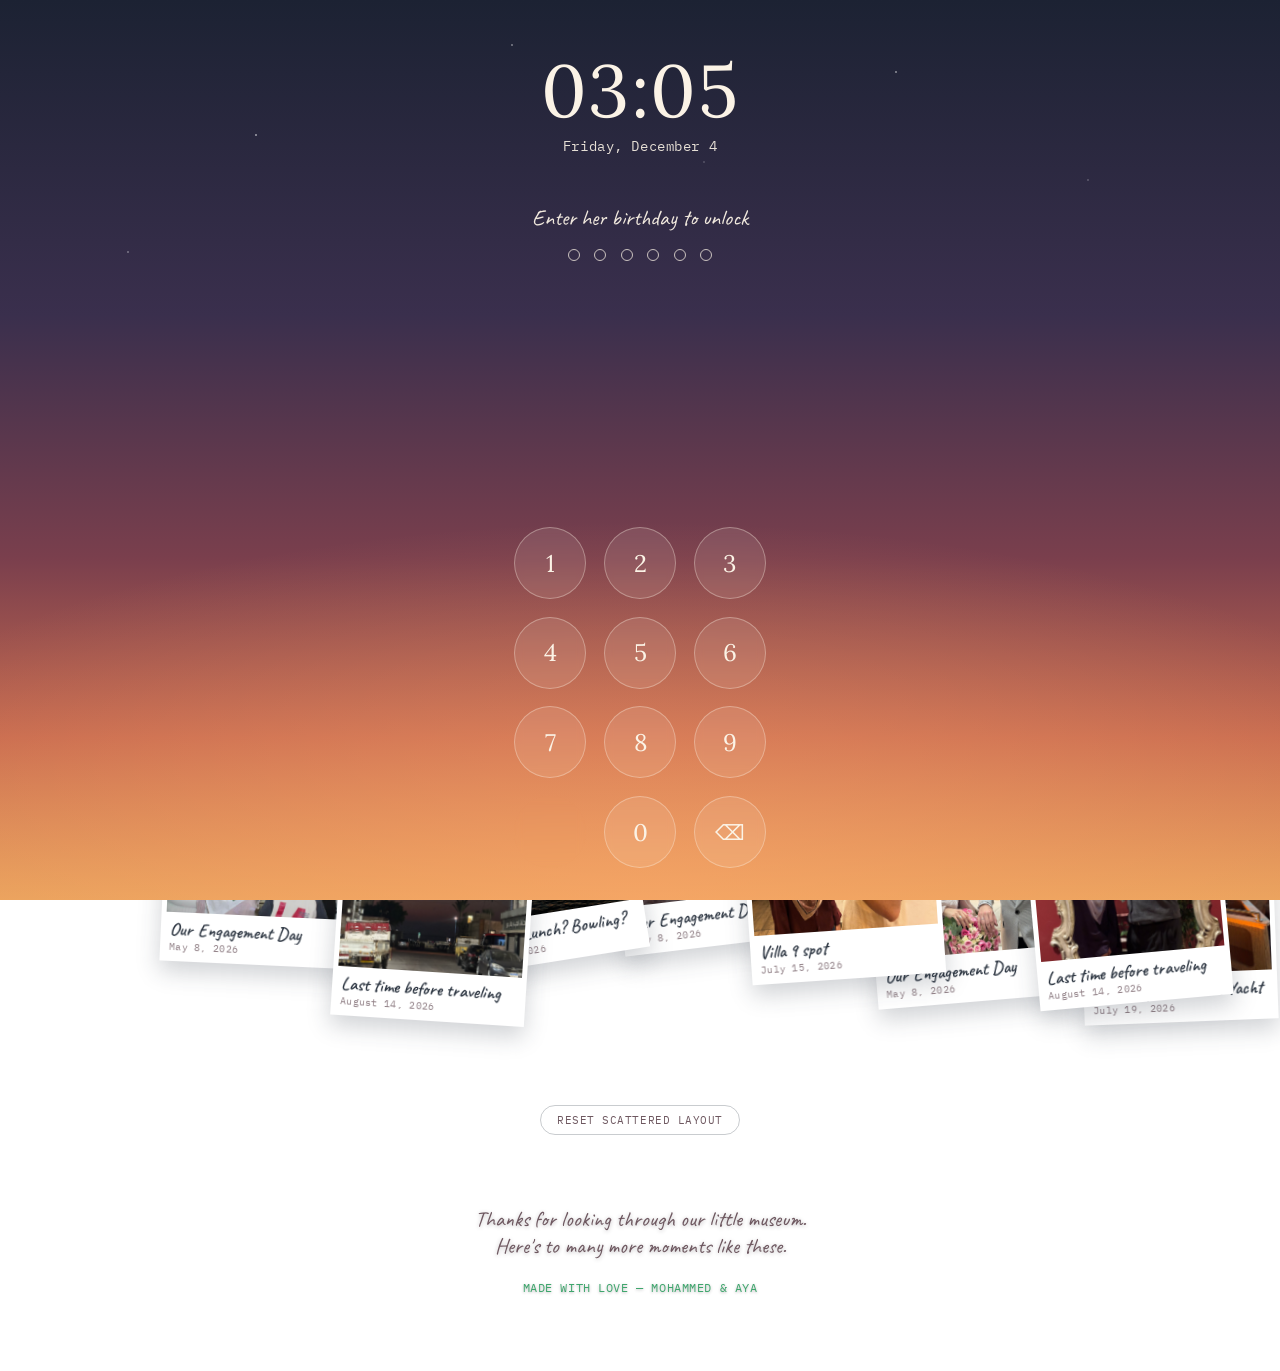
<file: index.html>
<!DOCTYPE html>
<html lang="en">
<head>
<meta charset="UTF-8" />
<meta name="viewport" content="width=device-width, initial-scale=1.0, maximum-scale=1.0, viewport-fit=cover" />
<meta name="apple-mobile-web-app-capable" content="yes" />
<meta name="apple-mobile-web-app-status-bar-style" content="black-translucent" />
<meta name="apple-mobile-web-app-title" content="The 24th Edition" />
<meta name="mobile-web-app-capable" content="yes" />
<meta name="theme-color" content="#c76a4f" />
<link rel="manifest" href="manifest.json" />
<link rel="apple-touch-icon" href="icons/apple-touch-icon.png" />
<link rel="icon" type="image/png" href="icons/apple-touch-icon.png" />
<meta property="og:title" content="The 24th Edition" />
<meta property="og:description" content="A cozy scrapbook of our moments together." />
<meta property="og:image" content="icons/apple-touch-icon.png" />
<meta property="og:type" content="website" />
<title>The 24th Edition</title>
<meta name="description" content="A cozy scrapbook of our moments together." />
<link rel="stylesheet" href="css/style.css" />
<link rel="stylesheet" href="css/table.css" />
<link rel="stylesheet" href="css/story.css" />
<link rel="stylesheet" href="css/scrollalbum.css" />
<link rel="stylesheet" href="css/birds.css" />
<link rel="stylesheet" href="css/decor.css" />
<link rel="stylesheet" href="css/doodles.css" />
<link rel="stylesheet" href="css/fireworks.css" />
<link rel="stylesheet" href="css/gate.css" />
<noscript><style>body{opacity:1 !important;}</style></noscript>
</head>
<body>

<script src="js/data.js"></script>
<script src="js/gate.js"></script>

<nav class="site-nav">
  <div class="tab-pill">
    <a href="#/" data-route="table"><svg class="tab-icon" viewBox="0 0 24 24" xmlns="http://www.w3.org/2000/svg"><rect x="3" y="6" width="12" height="12" rx="1.5" transform="rotate(-8 9 12)" fill="currentColor" fill-opacity="0.12" stroke="currentColor" stroke-width="1.6"/><rect x="8" y="7" width="12" height="12" rx="1.5" transform="rotate(6 14 13)" fill="currentColor" fill-opacity="0.12" stroke="currentColor" stroke-width="1.6"/></svg>Table</a>
    <a href="#/timeline" data-route="timeline"><svg class="tab-icon" viewBox="0 0 24 24" xmlns="http://www.w3.org/2000/svg"><circle cx="12" cy="12" r="9" fill="currentColor" fill-opacity="0.12" stroke="currentColor" stroke-width="1.6"/><line x1="12" y1="12" x2="12" y2="7" stroke="currentColor" stroke-width="1.6" stroke-linecap="round"/><line x1="12" y1="12" x2="15.5" y2="13.5" stroke="currentColor" stroke-width="1.6" stroke-linecap="round"/><circle cx="12" cy="12" r="1.3" fill="currentColor"/></svg>Timeline</a>
  </div>
</nav>

<main id="view-root"></main>

<footer class="site-footer">
  <p id="closing-note">Thanks for looking through our museum.</p>
  <p class="credit" id="footer-credit"></p>
</footer>

<script src="js/app.js"></script>
<script src="js/table-view.js"></script>
<script src="js/timeline-view.js"></script>
<script src="js/story-view.js"></script>
<script src="js/router.js"></script>
<script src="js/birds.js"></script>
<script src="js/decor.js"></script>
<script src="js/doodles.js"></script>
<script src="js/fireworks.js"></script>
<script>
  document.getElementById('footer-credit').textContent = 'Made with love — ' + COUPLE_NAMES;
  if (typeof registerServiceWorker === 'function') registerServiceWorker();
</script>
</body>
</html>
</file>
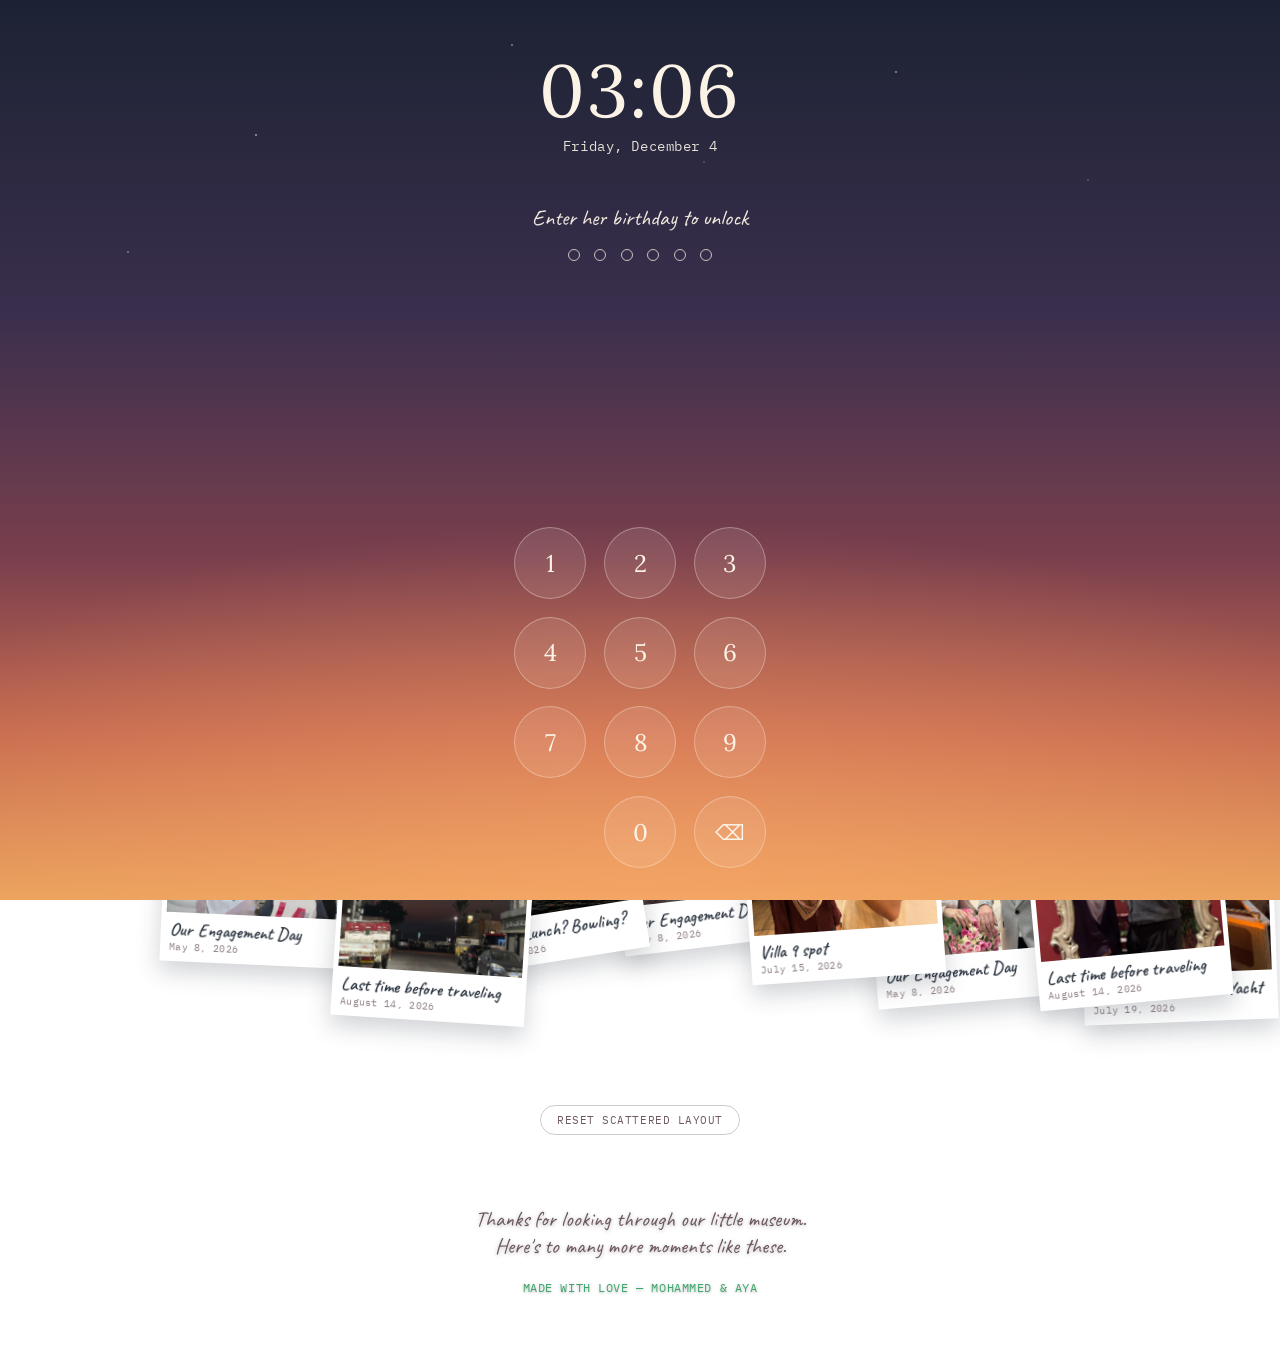
<file: story.html>
<!DOCTYPE html>
<html lang="en">
<head>
<meta charset="UTF-8" />
<title>The 24th Edition</title>
<script>
  var id = new URLSearchParams(location.search).get('id');
  location.replace('index.html#/story/' + (id || ''));
</script>
</head>
<body></body>
</html>
</file>
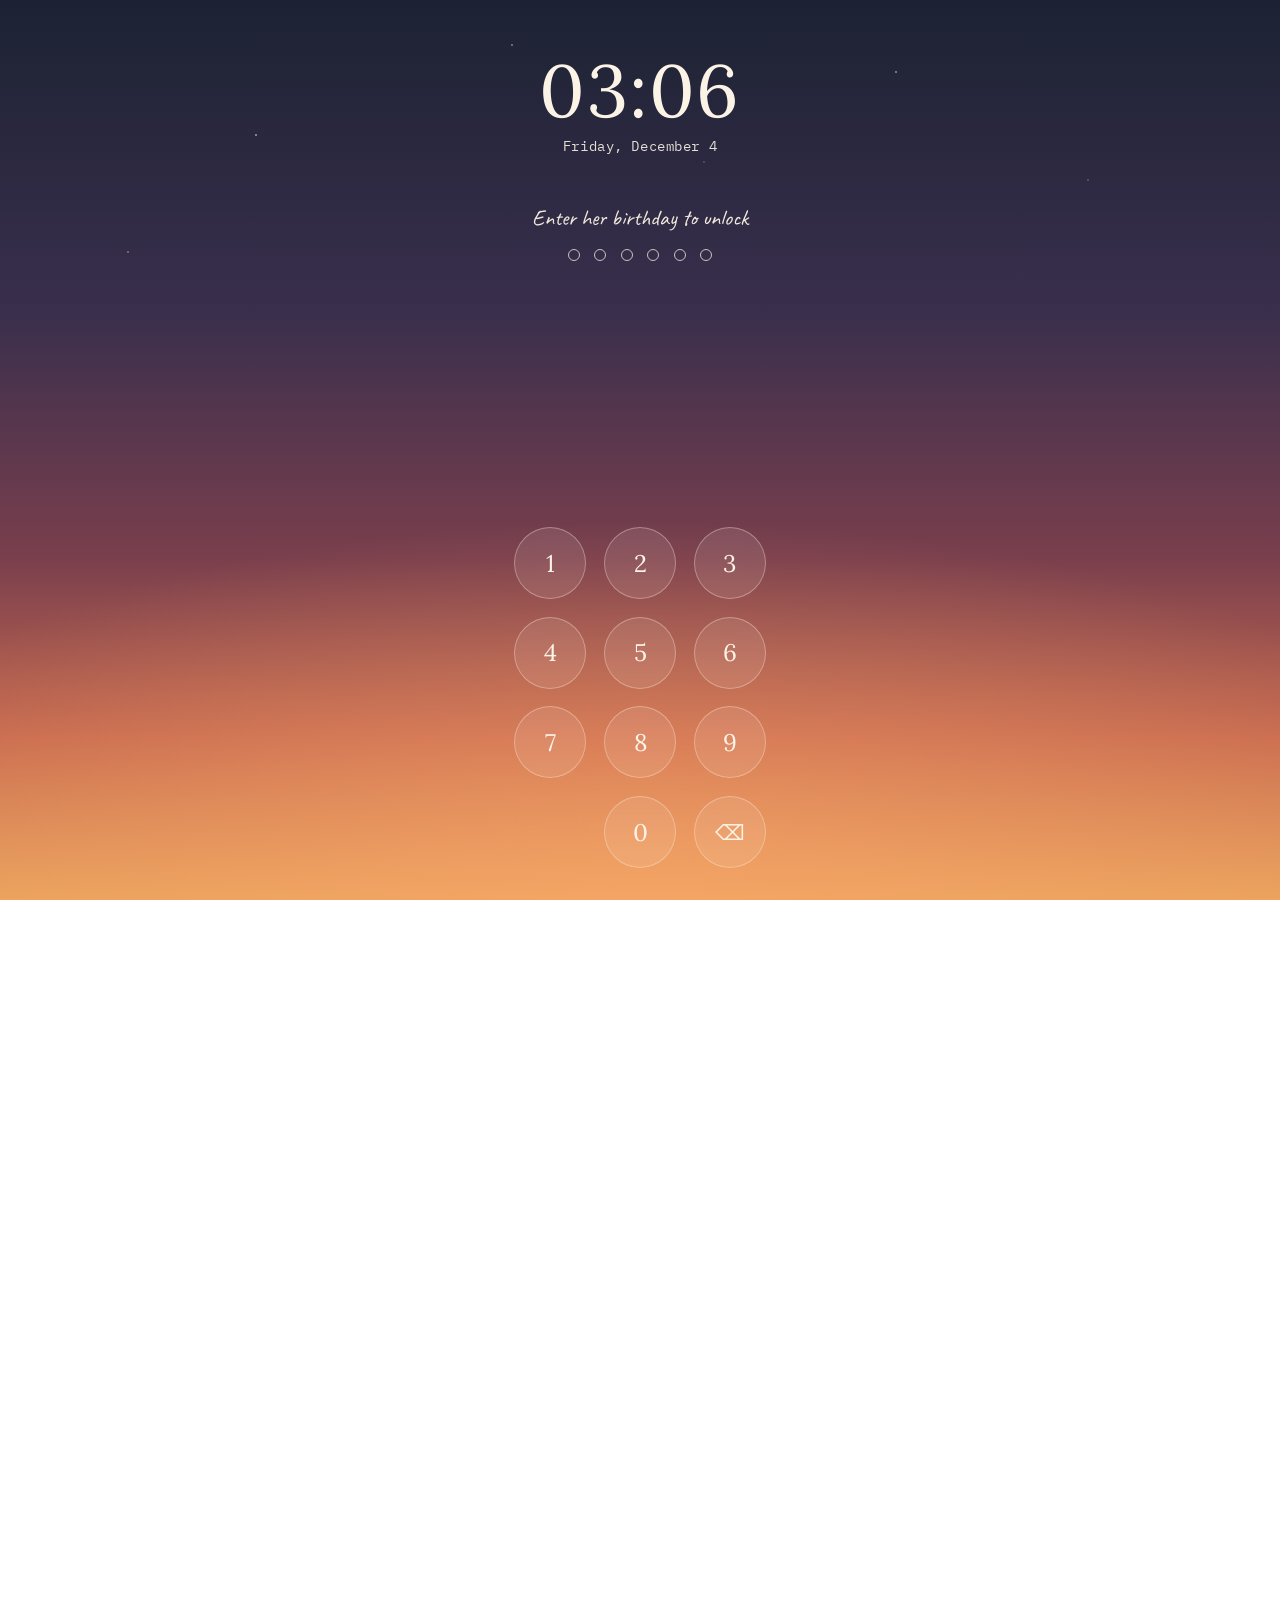
<file: timeline.html>
<!DOCTYPE html>
<html lang="en">
<head>
<meta charset="UTF-8" />
<meta http-equiv="refresh" content="0; url=index.html#/timeline" />
<title>The 24th Edition</title>
<script>location.replace('index.html#/timeline');</script>
</head>
<body></body>
</html>
</file>
<file: css/style.css>
/* ============================================================
   Our Little Table — shared design tokens & base styles
   ============================================================ */

@import url('https://fonts.googleapis.com/css2?family=Caveat:wght@500;600;700&family=Lora:ital,wght@0,400;0,500;0,600;1,400&family=IBM+Plex+Mono:wght@400;500&display=swap');

:root {
  /* --- palette --- */
  --linen: #e6ddc4;
  --linen-deep: #ded1ab;
  --paper: #f7f1e2;
  --ink: #2b3440;
  --ink-soft: #6e5860;
  --sage: #3fa66d;
  --sage-deep: #2f7d52;
  --brass: #f0ad2e;
  --rose: #ef7d8a;
  --thread: #ef6a4c;
  --sky: #3fb6c9;
  --shadow: rgba(43, 52, 64, 0.22);

  /* warm sunset sweep, used for gradient headings and cheerful accents */
  --sunset-gradient: linear-gradient(90deg, var(--thread) 0%, var(--rose) 55%, var(--brass) 100%);

  /* --- type --- */
  --font-hand: 'Caveat', cursive;
  --font-body: 'Lora', serif;
  --font-mono: 'IBM Plex Mono', monospace;

  --radius-card: 6px;
}

* { box-sizing: border-box; }

html {
  scroll-behavior: smooth;
  -webkit-text-size-adjust: 100%; /* iOS Safari auto-zooms text otherwise */
  overscroll-behavior-y: none; /* calmer rubber-banding, fewer surprises on iOS */
  scrollbar-width: none; /* Firefox */
}

html::-webkit-scrollbar {
  display: none; /* Chrome, Safari, Edge */
}

@media (prefers-reduced-motion: reduce) {
  html { scroll-behavior: auto; }
  *, *::before, *::after {
    animation-duration: 0.001ms !important;
    animation-iteration-count: 1 !important;
    transition-duration: 0.001ms !important;
  }
}

body {
  margin: 0;
  -webkit-font-smoothing: antialiased;
  opacity: 0;
  transition: opacity 0.35s ease;
  font-family: var(--font-body);
  color: var(--ink);
  background:
    /* soft glowing sun low in the sky */
    radial-gradient(circle at 50% 82%, rgba(255, 221, 156, 0.65), transparent 40%),
    /* age spots / foxing, like an old newsprint page — still present,
       just a touch lighter so the sky reads through clearly */
    radial-gradient(ellipse 380px 260px at 8% 12%, rgba(120, 92, 51, 0.07), transparent 60%),
    radial-gradient(ellipse 420px 300px at 92% 78%, rgba(120, 92, 51, 0.06), transparent 60%),
    radial-gradient(ellipse 300px 240px at 78% 8%, rgba(120, 92, 51, 0.05), transparent 60%),
    radial-gradient(ellipse 500px 380px at 15% 95%, rgba(120, 92, 51, 0.06), transparent 60%),
    /* soft vignette toward the edges */
    radial-gradient(ellipse 120% 100% at 50% 40%, transparent 55%, rgba(40, 30, 45, 0.12)),
    /* a real sunset sky — twilight at the top fading through rose and
       coral down to warm gold near the "horizon" */
    linear-gradient(180deg, #493b63 0%, #8a4868 26%, #c96a5e 48%, #e8935a 70%, #f3c56b 100%);
  background-attachment: fixed;
  min-height: 100vh;
}

/* newsprint texture: fibrous noise + faint printed rule lines,
   built entirely from CSS/SVG so no external asset is needed */
body::before {
  content: "";
  position: fixed;
  inset: 0;
  pointer-events: none;
  z-index: 0;
  opacity: 0.32;
  mix-blend-mode: multiply;
  background-image: url("data:image/svg+xml,%3Csvg xmlns='http://www.w3.org/2000/svg' width='220' height='220'%3E%3Cfilter id='n'%3E%3CfeTurbulence type='fractalNoise' baseFrequency='0.85' numOctaves='2' stitchTiles='stitch'/%3E%3CfeColorMatrix type='matrix' values='0 0 0 0 0.16  0 0 0 0 0.13  0 0 0 0 0.09  0 0 0 0.55 0'/%3E%3C/filter%3E%3Crect width='100%25' height='100%25' filter='url(%23n)'/%3E%3C/svg%3E");
  background-size: 220px 220px;
}

body::after {
  content: "";
  position: fixed;
  inset: 0;
  pointer-events: none;
  z-index: 0;
  opacity: 0.4;
  background-image:
    repeating-linear-gradient(0deg, rgba(43,32,20,0.035) 0px, rgba(43,32,20,0.035) 1px, transparent 1px, transparent 3px),
    repeating-linear-gradient(90deg, rgba(43,32,20,0.025) 0px, rgba(43,32,20,0.025) 1px, transparent 1px, transparent 3px);
}

a { color: inherit; }

a, button {
  -webkit-tap-highlight-color: transparent; /* no gray flash on tap, iOS default */
}

/* ---------------- top nav: minimal iOS-style two-tab pill ---------------- */
.site-nav {
  position: sticky;
  top: 0;
  z-index: 50;
  display: flex;
  justify-content: center;
  padding: calc(1rem + env(safe-area-inset-top)) 0 0.6rem;
  background: transparent;
  pointer-events: none; /* only the pill itself should catch clicks */
}

.site-nav .tab-pill {
  pointer-events: auto;
  display: inline-flex;
  gap: 0.2rem;
  background: linear-gradient(135deg, rgba(239, 125, 138, 0.16), rgba(240, 173, 46, 0.16));
  -webkit-backdrop-filter: blur(10px);
  backdrop-filter: blur(10px);
  border: 1px solid rgba(239, 125, 138, 0.25);
  border-radius: 999px;
  padding: 0.3rem;
  box-shadow: 0 6px 18px var(--shadow);
}

.site-nav .tab-pill a {
  display: inline-flex;
  align-items: center;
  gap: 0.35rem;
  text-decoration: none;
  font-family: var(--font-mono);
  font-size: 0.74rem;
  letter-spacing: 0.05em;
  text-transform: uppercase;
  color: var(--thread);
  padding: 0.5rem 1.3rem;
  border-radius: 999px;
  transition: background 0.25s ease, color 0.25s ease, transform 0.2s ease;
  -webkit-tap-highlight-color: transparent;
  touch-action: manipulation; /* snappier taps, no double-tap-zoom */
}

.site-nav .tab-pill a .tab-icon {
  width: 15px;
  height: 15px;
  flex-shrink: 0;
}

.site-nav .tab-pill a:hover {
  color: var(--rose);
  transform: translateY(-1px);
}

.site-nav .tab-pill a.active {
  background: var(--sunset-gradient);
  color: #fffaf2;
  box-shadow: 0 4px 12px rgba(239, 106, 76, 0.35);
}

/* ---------------- footer ---------------- */
.site-footer {
  position: relative;
  z-index: 1;
  text-align: center;
  padding: 3rem 1.5rem calc(4rem + env(safe-area-inset-bottom));
  font-family: var(--font-hand);
  font-size: 1.35rem;
  color: var(--ink-soft);
  text-shadow: 0 1px 4px rgba(30, 20, 30, 0.3);
}

.site-footer .credit {
  margin-top: 0.6rem;
  font-family: var(--font-mono);
  font-size: 0.72rem;
  letter-spacing: 0.05em;
  text-transform: uppercase;
  color: var(--sage);
  text-shadow: 0 1px 3px rgba(30, 20, 30, 0.3);
}

/* ---------------- focus visibility ---------------- */
a:focus-visible,
button:focus-visible {
  outline: 2px solid var(--thread);
  outline-offset: 2px;
}

/* ---------------- shared "paper card" look ---------------- */
.paper {
  background: var(--paper);
  box-shadow: 0 10px 24px var(--shadow);
}
</file>
<file: css/table.css>
.table-header {
  position: relative;
  z-index: 1;
  text-align: center;
  padding: 2.6rem 1.5rem 1rem;
}

.table-header .names {
  font-family: var(--font-hand);
  font-size: 2rem;
  color: var(--thread);
  margin: 0 0 0.2rem;
}

.table-header h1 {
  font-family: var(--font-hand);
  font-weight: 600;
  font-size: 2.6rem;
  margin: 0;
  background: var(--sunset-gradient);
  -webkit-background-clip: text;
  background-clip: text;
  color: transparent;
  -webkit-text-fill-color: transparent;
  filter: drop-shadow(0 2px 4px rgba(30, 20, 30, 0.28));
}

.table-hint {
  position: relative;
  z-index: 1;
  text-align: center;
  font-family: var(--font-mono);
  font-size: 0.72rem;
  letter-spacing: 0.04em;
  text-transform: uppercase;
  color: var(--sage);
  margin: 0.6rem auto 1.4rem;
  text-shadow: 0 1px 4px rgba(30, 20, 30, 0.3); /* holds up against every part of the sunset sky behind it */
}

/* the scattered "desk" surface — tall, absolutely-positioned children */
.table-surface {
  position: relative;
  z-index: 1;
  width: 100%;
  max-width: 1500px;
  margin: 0 auto;
  /* height is set inline by JS based on layout */
}

.moment-card {
  position: absolute;
  width: 194px;
  height: 248px;
  cursor: grab;
  touch-action: none;
  perspective: 900px;
  user-select: none;
  -webkit-user-select: none;
  -webkit-touch-callout: none; /* stops iOS's long-press "Save Photo" menu from hijacking drags */
  -webkit-tap-highlight-color: transparent;
  transform: rotate(var(--rot, 0deg));
  transition: transform 0.45s cubic-bezier(0.22, 0.9, 0.32, 1), box-shadow 0.4s ease;
  will-change: transform;
}

.moment-card:active {
  cursor: grabbing;
}

/* straighten + lift smoothly on hover, like flipping through real prints */
.moment-card:hover:not(.dragging) {
  transform: rotate(0deg) scale(1.1) translateY(-10px);
  z-index: 35;
  box-shadow: 0 22px 38px var(--shadow);
}

.moment-card .card-inner {
  position: relative;
  width: 100%;
  height: 100%;
  transition: transform 0.55s cubic-bezier(0.4, 0.2, 0.2, 1);
  transform-style: preserve-3d;
}

.moment-card.flipped .card-inner {
  transform: rotateY(180deg);
}

.moment-card.dragging {
  z-index: 40;
  cursor: grabbing;
  transition: none;
}

.moment-card .face {
  position: absolute;
  inset: 0;
  backface-visibility: hidden;
  border-radius: 0; /* rectangular, no rounded corners */
  box-shadow: 0 10px 22px var(--shadow);
  overflow: hidden;
}

.moment-card .face-front {
  background: #fff;
  padding: 5px; /* thinner "print border" than before */
  display: flex;
  flex-direction: column;
}

.moment-card .card-photo {
  flex: 1;
  min-height: 0;
  overflow: hidden;
}

.moment-card .card-photo img {
  width: 100%;
  height: 100%;
  object-fit: cover;
  display: block;
  -webkit-user-drag: none;
  user-select: none;
  pointer-events: none; /* the card itself handles drag/click, not the raw <img> */
}

/* persistent caption under the photo — always visible, no flip needed */
.moment-card .card-caption {
  flex-shrink: 0;
  padding: 7px 4px 3px;
  text-align: left;
}

.moment-card .card-caption .card-title {
  display: block;
  font-family: var(--font-hand);
  font-weight: 600;
  font-size: 1.15rem;
  line-height: 1.1;
  color: var(--ink);
  white-space: nowrap;
  overflow: hidden;
  text-overflow: ellipsis;
}

.moment-card .card-caption .card-date {
  display: block;
  font-family: var(--font-mono);
  font-size: 0.62rem;
  letter-spacing: 0.03em;
  color: var(--ink-soft);
  opacity: 0.75;
  margin-top: 1px;
}

.moment-card .face-back {
  background: var(--paper);
  transform: rotateY(180deg);
  padding: 0.9rem 0.9rem 0.7rem;
  display: flex;
  flex-direction: column;
  gap: 0.25rem;
}

.moment-card .face-back .back-date {
  font-family: var(--font-mono);
  font-size: 0.62rem;
  letter-spacing: 0.06em;
  text-transform: uppercase;
  color: var(--sage-deep);
}

.moment-card .face-back .back-title {
  font-family: var(--font-hand);
  font-weight: 600;
  font-size: 1.35rem;
  line-height: 1.05;
  color: var(--ink);
  margin: 0.05rem 0 0.2rem;
}

.moment-card .face-back .back-blurb {
  font-size: 0.72rem;
  line-height: 1.35;
  color: var(--ink-soft);
  overflow: hidden;
  display: -webkit-box;
  -webkit-line-clamp: 5;
  -webkit-box-orient: vertical;
  flex: 1;
}

.moment-card .face-back .back-link {
  margin-top: auto;
  font-family: var(--font-mono);
  font-size: 0.62rem;
  letter-spacing: 0.05em;
  text-transform: uppercase;
  text-decoration: none;
  color: var(--thread);
  border-top: 1px dashed rgba(43,52,64,0.2);
  padding-top: 0.4rem;
  text-align: center;
}

.moment-card .face-back .back-link:hover {
  color: var(--rose);
}

/* small reset-layout control */
.table-controls {
  position: relative;
  z-index: 1;
  text-align: center;
  margin-top: 1rem;
}

.table-controls button {
  font-family: var(--font-mono);
  font-size: 0.68rem;
  letter-spacing: 0.05em;
  text-transform: uppercase;
  background: none;
  border: 1px solid rgba(43,52,64,0.25);
  color: var(--ink-soft);
  padding: 0.45rem 1rem;
  border-radius: 999px;
  cursor: pointer;
  transition: background 0.2s ease, color 0.2s ease;
  -webkit-tap-highlight-color: transparent;
  touch-action: manipulation;
}

.table-controls button:hover {
  background: var(--ink);
  color: var(--paper);
  border-color: var(--ink);
}

@media (max-width: 640px) {
  .table-header h1 { font-size: 2rem; }
  .moment-card { width: 150px; height: 192px; }
  .moment-card .card-caption .card-title { font-size: 1rem; }
  .moment-card .card-caption .card-date { font-size: 0.58rem; }
}
</file>
<file: css/story.css>
.story-wrap {
  position: relative;
  z-index: 1;
  max-width: 760px;
  margin: 0 auto;
  padding: 2.5rem 1.5rem 4rem;
}

.story-back {
  display: inline-flex;
  align-items: center;
  gap: 0.4rem;
  font-family: var(--font-mono);
  font-size: 0.72rem;
  letter-spacing: 0.05em;
  text-transform: uppercase;
  text-decoration: none;
  color: var(--sage-deep);
  margin-bottom: 1.6rem;
}

.story-back:hover { color: var(--thread); }

.story-photo {
  width: 100%;
  border-radius: var(--radius-card);
  box-shadow: 0 16px 34px var(--shadow);
  overflow: hidden;
  background: var(--paper);
  padding: 10px 10px 34px;
}

.story-photo img {
  width: 100%;
  display: block;
  border-radius: 3px;
  max-height: 70vh;
  object-fit: contain;
  background: #111;
}

.story-date {
  display: block;
  text-align: center;
  font-family: var(--font-mono);
  font-size: 0.7rem;
  letter-spacing: 0.06em;
  text-transform: uppercase;
  color: var(--ink-soft);
  margin-top: -22px;
}

.story-title {
  font-family: var(--font-hand);
  font-weight: 700;
  font-size: 2.8rem;
  text-align: center;
  margin: 1.4rem 0 0.4rem;
  background: var(--sunset-gradient);
  -webkit-background-clip: text;
  background-clip: text;
  color: transparent;
  -webkit-text-fill-color: transparent;
  filter: drop-shadow(0 2px 4px rgba(30, 20, 30, 0.28));
}

.story-text {
  font-size: 1.08rem;
  line-height: 1.8;
  color: var(--ink);
  margin-top: 1.6rem;
  white-space: pre-wrap;
}

.story-nav {
  display: flex;
  justify-content: space-between;
  gap: 1rem;
  margin-top: 3rem;
  padding-top: 1.4rem;
  border-top: 1px dashed rgba(43,52,64,0.2);
}

.story-nav a {
  text-decoration: none;
  font-family: var(--font-mono);
  font-size: 0.72rem;
  letter-spacing: 0.04em;
  text-transform: uppercase;
  color: var(--sage-deep);
  max-width: 45%;
}

.story-nav a:hover { color: var(--thread); }

.story-nav a.disabled {
  visibility: hidden;
}

.story-nav .dir {
  display: block;
  font-family: var(--font-hand);
  font-size: 1.1rem;
  text-transform: none;
  letter-spacing: 0;
  color: var(--ink);
  margin-top: 0.15rem;
}
</file>
<file: css/scrollalbum.css>
/* ============================================================
   Scroll-jacked album sequence for the Timeline page.
   Each "album" (one day's photos) gets a tall wrapper; a sticky
   stage inside it holds the page in place while scroll progress
   (0..1 through that wrapper) drives three phases via CSS custom
   properties set from JS each frame:
     --gp = gather   (scattered photos converge into a stack)
     --hp = hold     (the day's description panel fades/slides in)
     --ep = exit     (whole album lifts up + fades to make room)
   ============================================================ */

.album-sequence {
  position: relative;
  z-index: 1;
}

/* --- "how we met" intro card, shown above the album sequence --- */
.timeline-header {
  position: relative;
  z-index: 1;
  text-align: center;
  padding: 2.6rem 1.5rem 0.5rem;
}

.timeline-header h1 {
  font-family: var(--font-hand);
  font-weight: 600;
  font-size: 2.6rem;
  margin: 0;
  background: var(--sunset-gradient);
  -webkit-background-clip: text;
  background-clip: text;
  color: transparent;
  -webkit-text-fill-color: transparent;
  filter: drop-shadow(0 2px 4px rgba(30, 20, 30, 0.28));
}

.origin-card {
  position: relative;
  z-index: 1;
  max-width: 560px;
  margin: 2.2rem auto 1.5rem;
  padding: 2rem 1.8rem 1.6rem;
  text-align: center;
  background: var(--paper);
  border-radius: var(--radius-card);
  box-shadow: 0 14px 30px var(--shadow);
}

.origin-label {
  display: block;
  font-family: var(--font-mono);
  font-size: 0.72rem;
  letter-spacing: 0.08em;
  text-transform: uppercase;
  color: var(--sage-deep);
}

.origin-title {
  font-family: var(--font-hand);
  font-weight: 700;
  font-size: 2.1rem;
  margin: 0.6rem 0 0.5rem;
  background: var(--sunset-gradient);
  -webkit-background-clip: text;
  background-clip: text;
  color: transparent;
  -webkit-text-fill-color: transparent;
  filter: drop-shadow(0 2px 4px rgba(30, 20, 30, 0.28));
}

.origin-text {
  font-size: 1rem;
  line-height: 1.7;
  color: var(--ink-soft);
  margin: 0;
}

.origin-cue {
  display: block;
  margin-top: 1.2rem;
  font-family: var(--font-mono);
  font-size: 0.66rem;
  letter-spacing: 0.1em;
  text-transform: uppercase;
  color: var(--rose);
  animation: bob 1.8s ease-in-out infinite;
}

@keyframes bob {
  0%, 100% { transform: translateY(0); }
  50% { transform: translateY(4px); }
}

.album-wrapper {
  position: relative;
  /* height set inline per-album by JS, based on photo count */
}

.album-stage {
  position: sticky;
  top: 0;
  height: 100vh;
  height: 100dvh; /* avoids the classic iOS Safari toolbar/100vh mismatch */
  display: flex;
  align-items: center;
  justify-content: center;
  overflow: hidden;
  --hp: 0;
  --ep: 0;
}

.album-inner {
  display: flex;
  align-items: center;
  justify-content: center;
  gap: 4rem;
  transform: translateY(calc(var(--ep) * -140px));
  opacity: calc(1 - var(--ep));
  will-change: transform, opacity;
}

.stack-area {
  position: relative;
  width: 360px;
  height: 430px;
  flex-shrink: 0;
  perspective: 1200px;
}

/* each photo in the stack reuses the same .moment-card component;
   position/rotation are interpolated from scattered -> stacked via --gp */
.stack-area .moment-card {
  position: absolute;
  left: 50%;
  top: 50%;
  width: 194px;
  height: 248px;
  margin: -124px 0 0 -97px; /* center the 194x248 card on left/top:50% */
  transform-origin: center center;
  will-change: transform, opacity;
  box-shadow:
    0 8px 18px rgba(30, 20, 30, 0.16),
    0 2px 5px rgba(30, 20, 30, 0.10);
  --lgp: 0; /* this card's own arrival progress, 0..1, set per-frame from JS */
  transition: box-shadow 0.3s ease; /* transform/opacity are scroll-driven, not eased */
  opacity: var(--lgp);
  transform:
    translate(
      calc(var(--sx) + (var(--tx) - var(--sx)) * var(--lgp)),
      calc(var(--sy) + (var(--ty) - var(--sy)) * var(--lgp))
    )
    rotate(calc(var(--srot) + (var(--trot) - var(--srot)) * var(--lgp)));
}

.stack-area .moment-card:hover:not(.dragging) {
  /* keep the shared hover polish, just anchor it relative to this card's own transform */
  opacity: 1;
  transform:
    translate(
      calc(var(--sx) + (var(--tx) - var(--sx)) * var(--lgp)),
      calc((var(--sy) + (var(--ty) - var(--sy)) * var(--lgp)) - 8px)
    )
    rotate(0deg) scale(1.1);
  z-index: 50;
}

.album-panel {
  max-width: 340px;
  padding: 1.5rem 1.7rem;
  background: rgba(247, 241, 226, 0.74);
  -webkit-backdrop-filter: blur(9px);
  backdrop-filter: blur(9px);
  border-radius: 10px;
  box-shadow: 0 12px 30px var(--shadow);
  opacity: var(--hp);
  transform: translateX(calc((1 - var(--hp)) * 36px));
}

.album-index {
  display: block;
  font-family: var(--font-mono);
  font-size: 0.7rem;
  letter-spacing: 0.08em;
  text-transform: uppercase;
  color: var(--sage-deep);
}

.album-date {
  display: block;
  font-family: var(--font-mono);
  font-size: 0.68rem;
  letter-spacing: 0.06em;
  color: var(--ink-soft);
  margin-top: 0.3rem;
}

.album-title {
  font-family: var(--font-hand);
  font-weight: 700;
  font-size: 2.3rem;
  margin: 0.5rem 0 0.6rem;
  background: var(--sunset-gradient);
  -webkit-background-clip: text;
  background-clip: text;
  color: transparent;
  -webkit-text-fill-color: transparent;
  filter: drop-shadow(0 2px 4px rgba(30, 20, 30, 0.28));
}

.album-desc {
  font-size: 1rem;
  line-height: 1.75;
  color: var(--ink-soft);
  white-space: pre-wrap;
}

.scroll-progress-hint {
  position: fixed;
  right: 1.2rem;
  bottom: 1.2rem;
  z-index: 45;
  font-family: var(--font-mono);
  font-size: 0.62rem;
  letter-spacing: 0.08em;
  text-transform: uppercase;
  color: var(--sage-deep);
  background: rgba(247, 241, 226, 0.85);
  padding: 0.4rem 0.7rem;
  border-radius: 999px;
  box-shadow: 0 6px 14px var(--shadow);
  pointer-events: none;
}

@media (max-width: 860px) {
  .album-inner {
    flex-direction: column;
    gap: 1.4rem;
  }
  .album-panel {
    text-align: center;
    max-width: 320px;
    order: 2; /* the photo stack stays the visual focus, panel follows below it */
  }
  .stack-area {
    width: 260px;
    height: 320px;
    order: 1;
  }
  .stack-area .moment-card {
    width: 186px;
    height: 230px;
    margin: -115px 0 0 -93px;
  }
  /* caption reads above the photo on mobile, not underneath it */
  .stack-area .moment-card .face-front {
    flex-direction: column-reverse;
  }
  .stack-area .moment-card .card-caption {
    padding: 3px 4px 6px;
  }
  .stack-area .moment-card .card-caption .card-title {
    font-size: 1.3rem;
  }
  .album-title { font-size: 1.8rem; }
}
</file>
<file: css/birds.css>
/* Pigeon flock that occasionally drifts across the sunset sky in the
   background — purely decorative, sits behind everything else. Each
   bird is a tiny inline SVG with two wing paths that rotate in
   opposition to fake a real wingbeat, rather than one static image. */

.bird-flock {
  position: fixed;
  top: 0;
  z-index: 0; /* behind all real content (which sits at z-index: 1), above the base paper grain */
  pointer-events: none;
  opacity: 0.55;
  will-change: transform;
}

.flap-bird {
  position: absolute;
  display: block;
  animation:
    bird-bob var(--bob-dur, 1.6s) ease-in-out infinite,
    bird-drift var(--drift-dur, 6s) ease-in-out infinite;
  animation-delay: var(--bob-delay, 0s), var(--drift-delay, 0s);
}

.flap-bird .wing {
  transform-box: view-box;
  transform-origin: 0px 0px;
  fill: none;
  stroke: #1c1c1c;
  stroke-linecap: round;
}

.flap-bird .wing-left {
  stroke-width: 2.4;
  animation: flap-left var(--flap-dur, 0.42s) ease-in-out infinite;
  animation-delay: var(--flap-delay, 0s);
}

.flap-bird .wing-right {
  stroke-width: 2.4;
  animation: flap-right var(--flap-dur, 0.42s) ease-in-out infinite;
  animation-delay: var(--flap-delay, 0s);
}

@keyframes flap-left {
  0%, 100% { transform: rotate(-14deg); }
  50%      { transform: rotate(24deg); }
}

@keyframes flap-right {
  0%, 100% { transform: rotate(14deg); }
  50%      { transform: rotate(-24deg); }
}

@keyframes bird-bob {
  0%, 100% { transform: translateY(0); }
  50%      { transform: translateY(-3px); }
}

@keyframes bird-drift {
  0%, 100% { translate: 0 0; }
  50%      { translate: var(--drift-x, 0px) var(--drift-y, 0px); }
}

@keyframes fly-across-ltr {
  from { transform: translateX(-30vw); }
  to   { transform: translateX(130vw); }
}

@keyframes fly-across-rtl {
  from { transform: translateX(130vw) scaleX(-1); }
  to   { transform: translateX(-30vw) scaleX(-1); }
}

@media (prefers-reduced-motion: reduce) {
  .bird-flock { display: none; }
}
</file>
<file: css/decor.css>
/* Floating decorative props: a pigeon, a coffee cup, a sunset, a cookie.
   Fixed to the viewport (so they float "on the glass" over the page),
   gently bob on their own, perk up on hover, and can be dragged anywhere. */

.decor-item {
  position: fixed;
  z-index: 8;
  cursor: grab;
  touch-action: none;
  user-select: none;
  -webkit-user-select: none;
  -webkit-touch-callout: none;
  -webkit-tap-highlight-color: transparent;
  -webkit-user-drag: none;
  filter: drop-shadow(0 6px 10px rgba(43, 32, 20, 0.25));
  /* width/height are set inline per prop, since each image has its own aspect ratio */
}

.decor-item:active {
  cursor: grabbing;
}

.decor-item.dragging {
  z-index: 60;
}

.decor-hover {
  width: 100%;
  height: 100%;
  transition: transform 0.3s cubic-bezier(0.34, 1.56, 0.64, 1);
}

.decor-item:hover .decor-hover,
.decor-item.dragging .decor-hover {
  transform: scale(1.18) rotate(-4deg);
}

.decor-anim {
  width: 100%;
  height: 100%;
  animation: decor-bob 4.5s ease-in-out infinite;
  animation-delay: var(--delay, 0s);
  animation-duration: var(--duration, 4.5s);
}

.decor-item.dragging .decor-anim {
  animation-play-state: paused;
}

.decor-anim svg,
.decor-anim img {
  width: 100%;
  height: 100%;
  display: block;
  object-fit: contain;
}

@keyframes decor-bob {
  0%   { transform: translate(0, 0) rotate(-3deg); }
  22%  { transform: translate(14px, -22px) rotate(3deg); }
  45%  { transform: translate(-10px, -34px) rotate(6deg); }
  68%  { transform: translate(-18px, -14px) rotate(-4deg); }
  86%  { transform: translate(8px, -6px) rotate(2deg); }
  100% { transform: translate(0, 0) rotate(-3deg); }
}

@media (prefers-reduced-motion: reduce) {
  .decor-anim { animation: none; }
}

/* --- music companion: record player. Disc spins and the tonearm swings
   onto the record while playing; both reverse when paused. --- */
.decor-music .record-disc {
  transform-origin: 25px 38px;
}

.decor-music.playing .record-disc {
  animation: decor-spin 1.8s linear infinite;
}

.decor-music .tonearm {
  transform-origin: 52px 20px;
  transform: rotate(0deg);
  transition: transform 0.5s cubic-bezier(0.34, 1.2, 0.64, 1);
}

.decor-music.playing .tonearm {
  transform: rotate(70deg);
}

@keyframes decor-spin {
  from { transform: rotate(0deg); }
  to { transform: rotate(360deg); }
}

@media (max-width: 480px) {
  .decor-item {
    transform: scale(0.72);
    transform-origin: top left;
    opacity: 0.9;
  }
}
</file>
<file: css/doodles.css>
/* Little doodle bursts that randomly pop up when hovering a photo. */

.doodle-fx {
  position: fixed;
  z-index: 70;
  width: 34px;
  height: 34px;
  pointer-events: none;
  transform: translate(-50%, -50%) scale(0);
  opacity: 0;
  animation: doodle-pop 900ms cubic-bezier(0.22, 0.9, 0.32, 1) forwards;
}

.doodle-fx svg {
  width: 100%;
  height: 100%;
  display: block;
}

@keyframes doodle-pop {
  0% {
    transform: translate(-50%, -50%) scale(0) rotate(0deg);
    opacity: 0;
  }
  25% {
    transform: translate(-50%, -50%) scale(1.15) rotate(8deg);
    opacity: 1;
  }
  60% {
    transform: translate(-50%, -60%) scale(1) rotate(-4deg);
    opacity: 1;
  }
  100% {
    transform: translate(-50%, -110%) scale(0.7) rotate(6deg);
    opacity: 0;
  }
}

@media (prefers-reduced-motion: reduce) {
  .doodle-fx { display: none; }
}
</file>
<file: css/fireworks.css>
#fireworks-canvas {
  position: fixed;
  inset: 0;
  z-index: 500;
  pointer-events: none;
  transition: opacity 0.6s ease;
}
</file>
<file: css/gate.css>
/* Lock screen gate — iPhone-style passcode entry shown before the site
   reveals itself. Removed from the DOM entirely once unlocked. */

#lock-screen {
  position: fixed;
  inset: 0;
  z-index: 999;
  display: flex;
  flex-direction: column;
  align-items: center;
  justify-content: space-between;
  color: #fbf3e6;
  background:
    radial-gradient(120% 70% at 50% 100%, rgba(255, 168, 108, 0.55), transparent 60%),
    linear-gradient(180deg, #1c2233 0%, #3a2f4d 35%, #7a3f4d 62%, #c76a4f 82%, #e8a35c 100%);
  overflow: hidden;
  transition: opacity 0.5s ease, transform 0.5s ease;
  padding-top: env(safe-area-inset-top);
  padding-bottom: max(1rem, env(safe-area-inset-bottom));
  padding-left: env(safe-area-inset-left);
  padding-right: env(safe-area-inset-right);
  -webkit-tap-highlight-color: transparent;
  -webkit-touch-callout: none;
  -webkit-user-select: none;
  user-select: none;
}

#lock-screen.unlocking {
  opacity: 0;
  transform: translateY(-30px);
  pointer-events: none;
}

#lock-screen.shake {
  animation: lock-shake 0.42s ease;
}

@keyframes lock-shake {
  0%, 100% { transform: translateX(0); }
  20% { transform: translateX(-10px); }
  40% { transform: translateX(9px); }
  60% { transform: translateX(-7px); }
  80% { transform: translateX(5px); }
}

/* a few soft "stars" for atmosphere, pure CSS */
#lock-screen::before {
  content: "";
  position: absolute;
  inset: 0;
  background-image:
    radial-gradient(1.5px 1.5px at 20% 15%, rgba(255,255,255,0.8), transparent),
    radial-gradient(1.5px 1.5px at 70% 8%, rgba(255,255,255,0.7), transparent),
    radial-gradient(1px 1px at 85% 20%, rgba(255,255,255,0.6), transparent),
    radial-gradient(1.5px 1.5px at 40% 5%, rgba(255,255,255,0.6), transparent),
    radial-gradient(1px 1px at 55% 18%, rgba(255,255,255,0.5), transparent),
    radial-gradient(1.5px 1.5px at 10% 28%, rgba(255,255,255,0.5), transparent);
  pointer-events: none;
}

.lock-top {
  display: flex;
  flex-direction: column;
  align-items: center;
  margin-top: clamp(1.5rem, 6vh, 3.5rem);
}

.lock-time {
  font-family: var(--font-body);
  font-weight: 300;
  font-size: clamp(3.2rem, 12vw, 4.6rem);
  letter-spacing: 0.02em;
  line-height: 1;
}

.lock-date {
  margin-top: 0.5rem;
  font-family: var(--font-mono);
  font-size: 0.9rem;
  letter-spacing: 0.04em;
  opacity: 0.9;
}

.lock-label {
  margin-top: clamp(1.6rem, 6vh, 3rem);
  font-family: var(--font-hand);
  font-size: 1.4rem;
  opacity: 0.95;
  text-align: center;
  padding: 0 1.5rem;
}

.lock-dots {
  display: flex;
  gap: 0.9rem;
  margin-top: 1.1rem;
}

.lock-dots span {
  width: 12px;
  height: 12px;
  border-radius: 50%;
  border: 1.5px solid rgba(251, 243, 230, 0.75);
  background: transparent;
  transition: background 0.15s ease, transform 0.15s ease;
}

.lock-dots span.filled {
  background: #fbf3e6;
  transform: scale(1.1);
}

.lock-keypad {
  display: grid;
  grid-template-columns: repeat(3, 1fr);
  gap: 1.1rem;
  margin-bottom: 1rem;
}

.lock-keypad button {
  width: clamp(58px, 16vw, 72px);
  height: clamp(58px, 16vw, 72px);
  border-radius: 50%;
  border: 1px solid rgba(251, 243, 230, 0.35);
  background: rgba(251, 243, 230, 0.1);
  -webkit-backdrop-filter: blur(4px);
  backdrop-filter: blur(4px);
  color: #fbf3e6;
  font-family: var(--font-body);
  font-size: 1.5rem;
  cursor: pointer;
  transition: background 0.15s ease, transform 0.1s ease;
  -webkit-tap-highlight-color: transparent;
  -webkit-touch-callout: none;
  touch-action: manipulation;
  -webkit-user-select: none;
  user-select: none;
}

.lock-keypad button:active {
  background: rgba(251, 243, 230, 0.28);
  transform: scale(0.94);
}

.lock-keypad .lock-key-empty {
  background: transparent;
  border: none;
  cursor: default;
}

.lock-keypad .lock-key-back {
  font-size: 1.3rem;
}

.lock-hint {
  font-family: var(--font-mono);
  font-size: 0.66rem;
  letter-spacing: 0.05em;
  text-transform: uppercase;
  opacity: 0.6;
  margin-top: -1rem;
  margin-bottom: 1.5rem;
}
</file>
